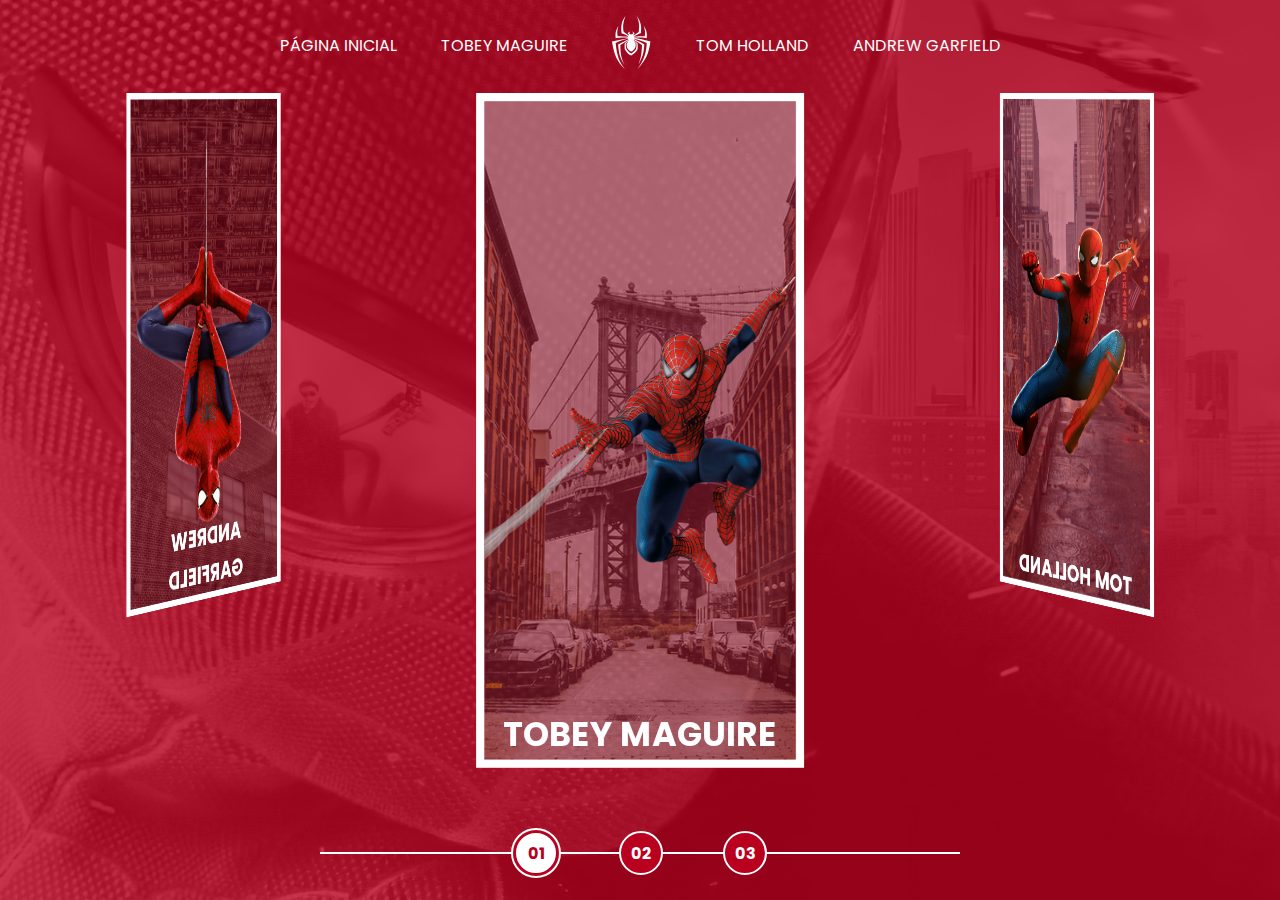
<file: index.html>
<!DOCTYPE html>
<html lang="en">
<head>
    <meta charset="UTF-8">
    <meta name="viewport" content="width=device-width, initial-scale=1.0">
    <title>Spider-Man | Multiversos</title>
    <link rel="stylesheet" href="assets/css/home_page-styles.css">
    <script src="assets/scripts/script.js"></script>
</head>
<body>
    <nav class="s-menu">
        <ul>
            <li class="s-menu__item">
                <a href="/">Página inicial</a>
            </li>

            <li class="s-menu__item">
                <a href="#">Tobey Maguire</a>
            </li>

            <li class="s-menu__item s-menu__icon">
                <img src="assets/images/icons/spider.svg" alt="Spider-Man Multiverse">
            </li>

            <li class="s-menu__item">
                <a href="#">Tom Holland</a>
            </li>

            <li class="s-menu__item">
                <a href="#">Andrew Garfield</a>
            </li>
        </ul>
    </nav>
    <div class="s-container">
        <div class="s-cards-carousel" style="transform: translateZ(-40vw) rotateY(0deg);">
            <a href="pages/tobey-maguire/spiderman1.html" target="_blank" class="s-card" id="spider-man-01">
                <img class="s-card__background" src="/assets/images/pic-sm-bg-01.jpg">
                <img class="s-card__image" src="assets/images/spider-man-01.png" alt="Tobey Maguire">
                <h2 class="s-card__title">Tobey Maguire</h2>
            </a>
            <a href="pages/tom-holland/spiderman1.html" target="_blank" class="s-card" id="spider-man-02">
                <img class="s-card__background" src="/assets/images/pic-sm-bg-02.jpg">
                <img class="s-card__image" src="assets/images/spider-man-02.png" alt="Tom Holland">
                <h2 class="s-card__title">Tom Holland</h2>
            </a>
            <a href="pages/andrew-garfield/spiderman1.html" target="_blank" class="s-card" id="spider-man-03">
                <img class="s-card__background" src="/assets/images/pic-sm-bg-03.jpg">
                <img class="s-card__image" src="assets/images/spider-man-03.png" alt="Andrew Garfield">
                <h2 class="s-card__title">Andrew Garfield</h2>
            </a>
        </div>
    </div>

    <div class="s-controller">
        <div id="1" onclick="selectCarouselItem(this)" class="s-controller__button s-controller__button--active"> 
            01
        </div>
        <div id="2" onclick="selectCarouselItem(this)" class="s-controller__button"> 
            02
        </div>  
        <div id="3" onclick="selectCarouselItem(this)" class="s-controller__button"> 
            03
        </div>
        <div class="s-controller__line"></div>
    </div>
</body>
</html>
</file>
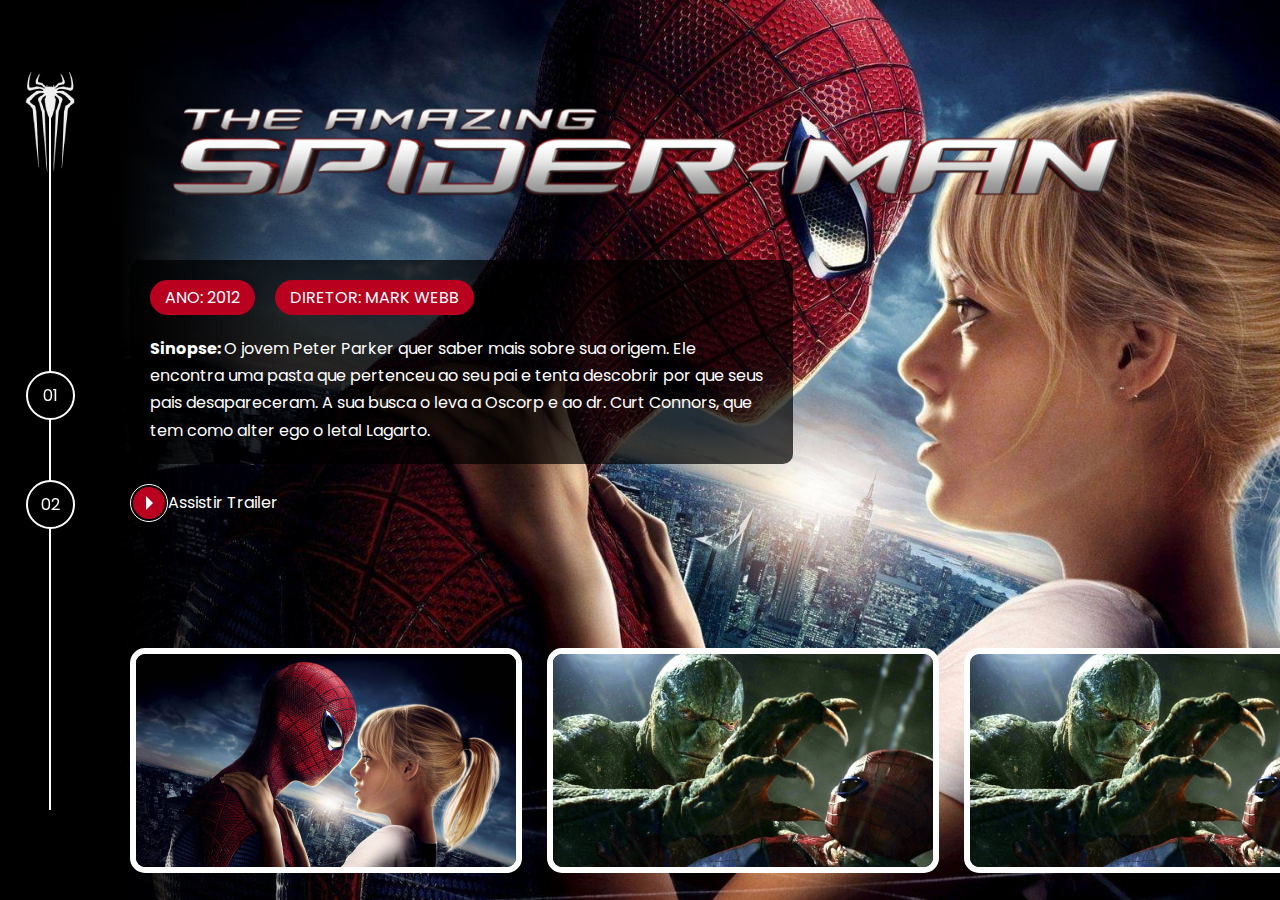
<file: pages/andrew-garfield/spiderman1.html>
<!DOCTYPE html>
<html lang="en">
<head>
    <meta charset="UTF-8">
    <meta name="viewport" content="width=device-width, initial-scale=1.0">
    <title>Multiverso | SpiderMan</title>
    <link rel="stylesheet" href="/assets/css/internal.css">
    <link rel="stylesheet"  href="https://cdn.jsdelivr.net/npm/@fancyapps/ui@4.0/dist/fancybox.css"/>
</head>
<body>
    <div class="s-wrapper">
        <div class="s-left-column">
            <nav class="navigator">
                <div class="navigator__icon">
                    <a href="../../index.html">
                        <img src="../../assets/images/icons/spiderman1-andrew.png">
                    </a>
                </div>
                <ul>
                    <li><a href="spiderman1.html">01</a></li>
                    <li><a href="spiderman2.html">02</a></li>
                </ul>
            </nav>
        </div>  

        <div class="s-main-content s-piderman-andrew-1">
            <div class="s-main-content__top">
                <div class="s-logo">
                    <img src="../../assets/images/spiderman-andrew/movie-01/logo.png" alt="SpiderMan (2012)" title="SpiderMan (2012)">
                </div>

                <div class="s-description">
                    <div class="pills">
                        <ul>
                            <li>Ano: 2012</li>
                            <li>Diretor: Mark Webb</li>
                        </ul>
                    </div>

                    <div class="s-description__text">
                      <p><strong>Sinopse: </strong>O jovem Peter Parker quer saber mais sobre sua origem. Ele encontra uma pasta que pertenceu ao seu pai e tenta descobrir por que seus pais desapareceram. A sua busca o leva a Oscorp e ao dr. Curt Connors, que tem como alter ego o letal Lagarto.</p>
                    </div>
                </div>

                <div class="s-links" >
                    <ul>
                        <li>
                            <a href="https://www.youtube.com/watch?v=-tnxzJ0SSOw" class="link-button" target="_blank">
                            <span class="icon">
                                <div class="play-icon">&nbsp;</div>
                            </span>
                            <span class="label">
                                Assistir Trailer
                            </span>
                            </a>
                        </li>
                    </ul>
                </div>

            </div>

            <div class="s-main-content__bottom">
                <div class="gallery">
                    <ul>
                        <li><a data-fancybox href="../../assets/images/spiderman-andrew/movie-01/gallery/image-01.png"><img src="../../assets/images/spiderman-andrew/movie-01/gallery/image-01.png"></a></li>
                        <li><a data-fancybox href="../../assets/images/spiderman-andrew/movie-01/gallery/image-02.png"><img src="../../assets/images/spiderman-andrew/movie-01/gallery/image-02.png"></a></li>
                        <li><a data-fancybox href="../../assets/images/spiderman-andrew/movie-01/gallery/image-03.png"><img src="../../assets/images/spiderman-andrew/movie-01/gallery/image-02.png"></a></li>
                    </ul>
                </div>
            </div>
        </div>
    </div>
    <script src="https://cdn.jsdelivr.net/npm/@fancyapps/ui@4.0/dist/fancybox.umd.js"></script>
    <script>

    </script>
</body>
</html>
</file>
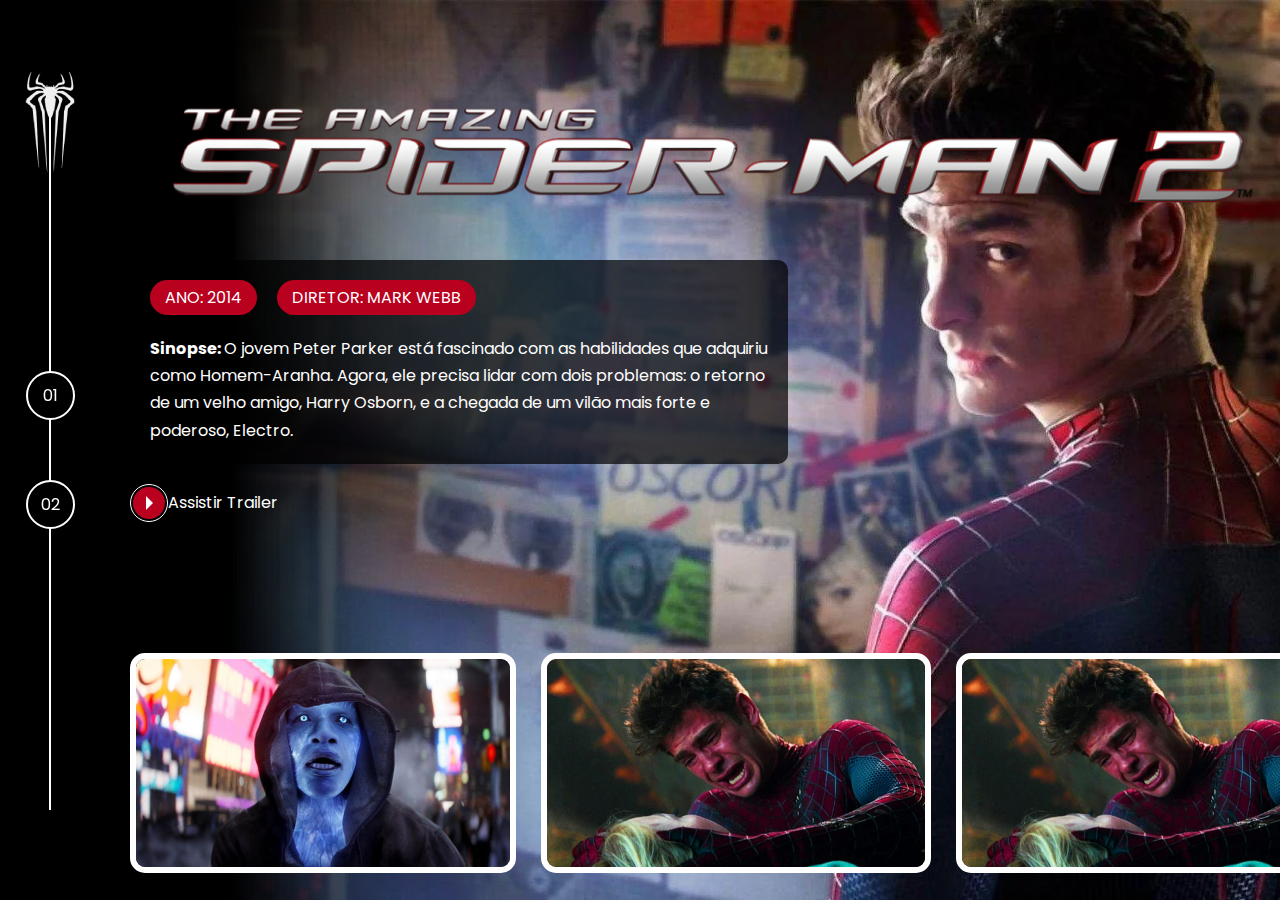
<file: pages/andrew-garfield/spiderman2.html>
<!DOCTYPE html>
<html lang="en">
<head>
    <meta charset="UTF-8">
    <meta name="viewport" content="width=device-width, initial-scale=1.0">
    <title>Multiverso | SpiderMan</title>
    <link rel="stylesheet" href="/assets/css/internal.css">
    <link rel="stylesheet"  href="https://cdn.jsdelivr.net/npm/@fancyapps/ui@4.0/dist/fancybox.css"/>
</head>
<body>
    <div class="s-wrapper">
        <div class="s-left-column">
            <nav class="navigator">
                <div class="navigator__icon">
                    <a href="../../index.html">
                        <img src="../../assets/images/icons/spiderman1-andrew.png">
                    </a>
                </div>
                <ul>
                    <li><a href="spiderman1.html">01</a></li>
                    <li><a href="spiderman2.html">02</a></li>
                </ul>
            </nav>
        </div>  

        <div class="s-main-content s-piderman-andrew-2">
            <div class="s-main-content__top">
                <div class="s-logo">
                    <img src="../../assets/images/spiderman-andrew/movie-02/logo.png" alt="SpiderMan (2012)" title="SpiderMan (2012)">
                </div>

                <div class="s-description">
                    <div class="pills">
                        <ul>
                            <li>Ano: 2014</li>
                            <li>Diretor: Mark Webb</li>
                        </ul>
                    </div>

                    <div class="s-description__text">
                      <p><strong>Sinopse: </strong>O jovem Peter Parker está fascinado com as habilidades que adquiriu como Homem-Aranha. Agora, ele precisa lidar com dois problemas: o retorno de um velho amigo, Harry Osborn, e a chegada de um vilão mais forte e poderoso, Electro.</p>
                    </div>
                </div>

                <div class="s-links" >
                    <ul>
                        <li>
                            <a href="https://www.youtube.com/watch?v=nbp3Ra3Yp74" class="link-button" target="_blank">
                            <span class="icon">
                                <div class="play-icon">&nbsp;</div>
                            </span>
                            <span class="label">
                                Assistir Trailer
                            </span>
                            </a>
                        </li>
                    </ul>
                </div>

            </div>

            <div class="s-main-content__bottom">
                <div class="gallery">
                    <ul>
                        <li><a data-fancybox href="../../assets/images/spiderman-andrew/movie-02/gallery/image-01.png"><img src="../../assets/images/spiderman-andrew/movie-02/gallery/image-01.png"></a></li>
                        <li><a data-fancybox href="../../assets/images/spiderman-andrew/movie-02/gallery/image-02.png"><img src="../../assets/images/spiderman-andrew/movie-02/gallery/image-02.png"></a></li>
                        <li><a data-fancybox href="../../assets/images/spiderman-andrew/movie-02/gallery/image-03.png"><img src="../../assets/images/spiderman-andrew/movie-02/gallery/image-02.png"></a></li>
                    </ul>
                </div>
            </div>
        </div>
    </div>
    <script src="https://cdn.jsdelivr.net/npm/@fancyapps/ui@4.0/dist/fancybox.umd.js"></script>
    <script>

    </script>
</body>
</html>
</file>
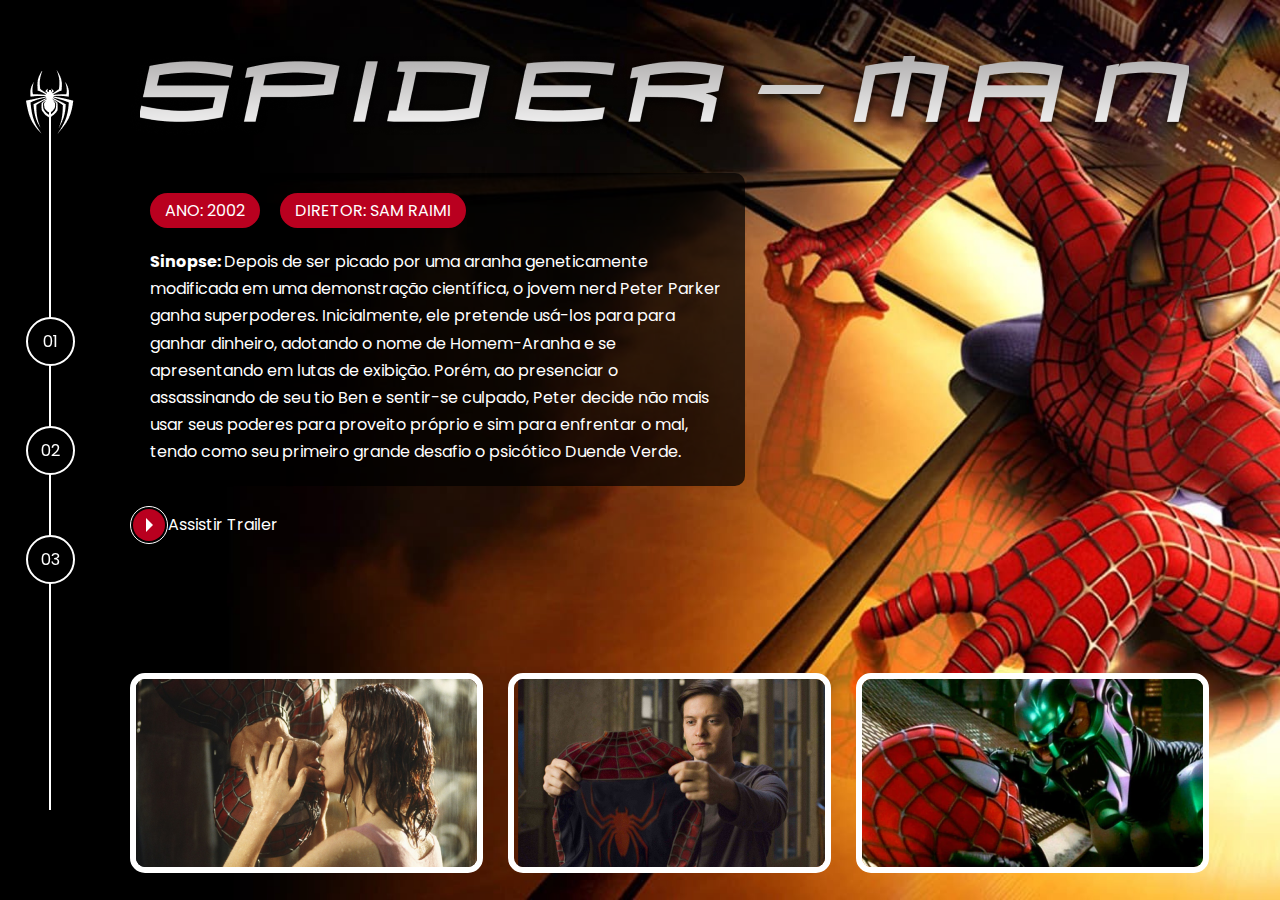
<file: pages/tobey-maguire/spiderman1.html>
<!DOCTYPE html>
<html lang="en">
<head>
    <meta charset="UTF-8">
    <meta name="viewport" content="width=device-width, initial-scale=1.0">
    <title>Multiverso | SpiderMan</title>
    <link rel="stylesheet" href="/assets/css/internal.css">
    <link rel="stylesheet"  href="https://cdn.jsdelivr.net/npm/@fancyapps/ui@4.0/dist/fancybox.css"/>
</head>
<body>
    <div class="s-wrapper s-spiderman-01-01">
        <div class="s-left-column">
            <nav class="navigator">
                <div class="navigator__icon">
                    <a href="../../index.html">
                        <img src="../../assets/images/icons/spiderman1.png">
                    </a>
                </div>
                <ul>
                    <li><a href="spiderman1.html">01</a></li>
                    <li><a href="spiderman2.html">02</a></li>
                    <li><a href="spiderman3.html">03</a></li>
                </ul>
            </nav>
        </div>  

        <div class="s-main-content">
            <div class="s-main-content__top">
                <div class="s-logo">
                    <img src="../../assets/images/spiderman-tobey/movie-01/logo.png" alt="SpiderMan (2002)" title="SpiderMan (2002)">
                </div>

                <div class="s-description">
                    <div class="pills">
                        <ul>
                            <li>Ano: 2002</li>
                            <li>Diretor: Sam Raimi</li>
                        </ul>
                    </div>

                    <div class="s-description__text">
                      <p><strong>Sinopse: </strong>Depois de ser picado por uma aranha geneticamente modificada em uma demonstração científica, o jovem nerd Peter Parker ganha superpoderes.  Inicialmente, ele pretende usá-los para para ganhar dinheiro, adotando o nome de Homem-Aranha e se apresentando em lutas de exibição. Porém, ao presenciar o assassinando de seu tio Ben e sentir-se culpado, Peter decide não mais usar seus poderes para proveito próprio e sim para enfrentar o mal, tendo como seu primeiro grande desafio o psicótico Duende Verde.</p>
                    </div>
                </div>

                <div class="s-links" >
                    <ul>
                        <li>
                            <a href="https://www.youtube.com/watch?v=_yhFofFZGcc" class="link-button" target="_blank">
                            <span class="icon">
                                <div class="play-icon">&nbsp;</div>
                            </span>
                            <span class="label">
                                Assistir Trailer
                            </span>
                            </a>
                        </li>
                    </ul>
                </div>

            </div>

            <div class="s-main-content__bottom">
                <div class="gallery">
                    <ul>
                        <li><a data-fancybox href="../../assets/images/spiderman-tobey/movie-01/gallery/image-01-full.jpg"><img src="../../assets/images/spiderman-tobey/movie-01/gallery/image-01.png"></a></li>
                        <li><a data-fancybox href="../../assets/images/spiderman-tobey/movie-01/gallery/image-02-full.jpg"><img src="../../assets/images/spiderman-tobey/movie-01/gallery/image-02.png"></a></li>
                        <li><a data-fancybox href="../../assets/images/spiderman-tobey/movie-01/gallery/image-03-full.jpg"><img src="../../assets/images/spiderman-tobey/movie-01/gallery/image-03.png"></a></li>
                    </ul>
                </div>
            </div>
        </div>
    </div>
    <script src="https://cdn.jsdelivr.net/npm/@fancyapps/ui@4.0/dist/fancybox.umd.js"></script>
    <script>

    </script>
</body>
</html>
</file>
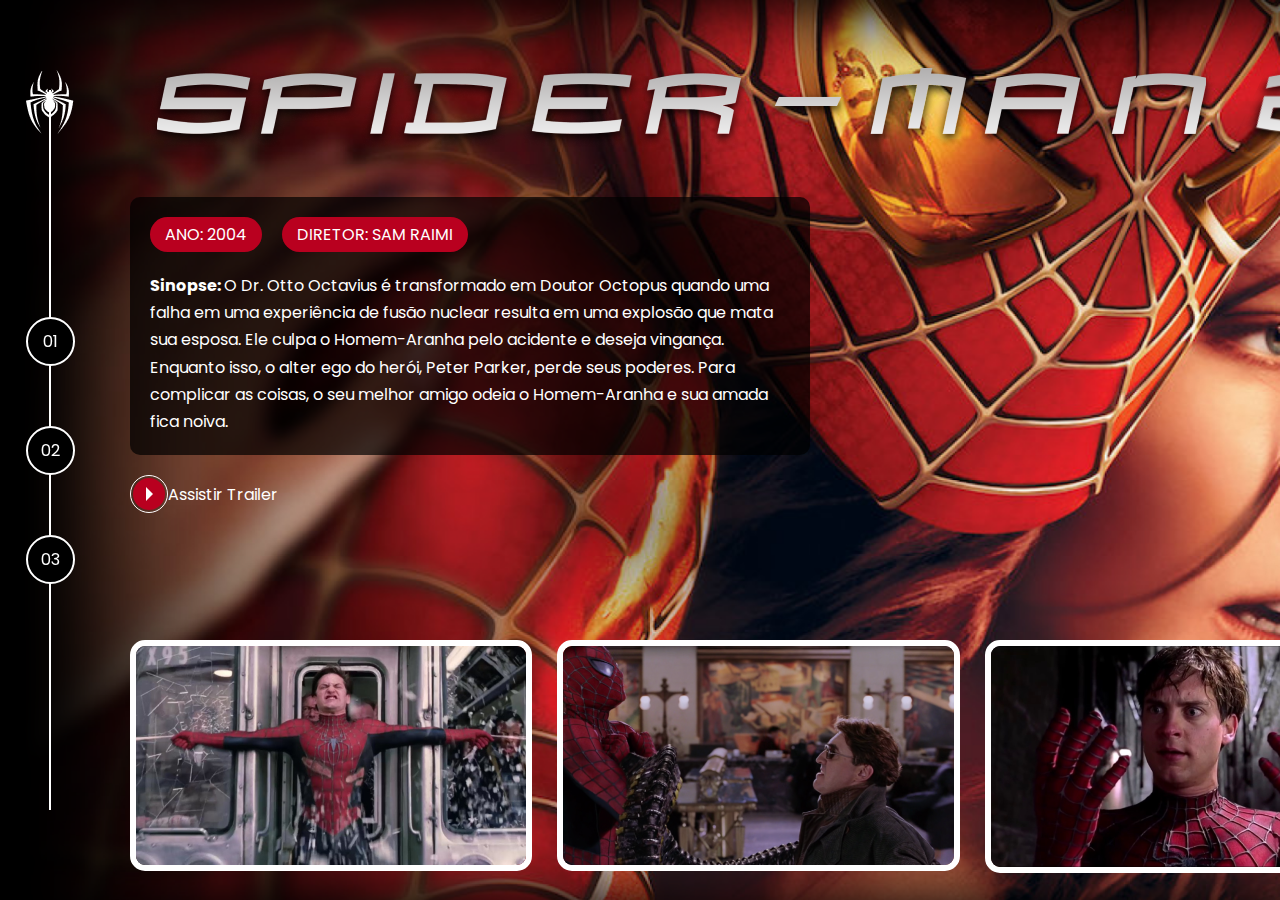
<file: pages/tobey-maguire/spiderman2.html>
<!DOCTYPE html>
<html lang="en">
<head>
    <meta charset="UTF-8">
    <meta name="viewport" content="width=device-width, initial-scale=1.0">
    <title>Multiverso | SpiderMan</title>
    <link rel="stylesheet" href="/assets/css/internal.css">
    <link rel="stylesheet"  href="https://cdn.jsdelivr.net/npm/@fancyapps/ui@4.0/dist/fancybox.css"/>
</head>
<body>
    <div class="s-wrapper">
        <div class="s-left-column">
            <nav class="navigator">
                <div class="navigator__icon">
                    <a href="../../index.html">
                        <img src="../../assets/images/icons/spiderman1.png">
                    </a>
                </div>
                <ul>
                    <li><a href="spiderman1.html">01</a></li>
                    <li><a href="spiderman2.html">02</a></li>
                    <li><a href="spiderman3.html">03</a></li>
                </ul>
            </nav>
        </div>  

        <div class="s-main-content s-spiderman-01-02">
            <div class="s-main-content__top">
                <div class="s-logo">
                    <img src="../../assets/images/spiderman-tobey/movie-02/logo.png" alt="SpiderMan (2004)" title="SpiderMan (2004)">
                </div>

                <div class="s-description">
                    <div class="pills">
                        <ul>
                            <li>Ano: 2004</li>
                            <li>Diretor: Sam Raimi</li>
                        </ul>
                    </div>

                    <div class="s-description__text">
                      <p><strong>Sinopse: </strong>O Dr. Otto Octavius é transformado em Doutor Octopus quando uma falha em uma experiência de fusão nuclear resulta em uma explosão que mata sua esposa. Ele culpa o Homem-Aranha pelo acidente e deseja vingança. Enquanto isso, o alter ego do herói, Peter Parker, perde seus poderes. Para complicar as coisas, o seu melhor amigo odeia o Homem-Aranha e sua amada fica noiva.</p>
                    </div>
                </div>

                <div class="s-links" >
                    <ul>
                        <li>
                            <a href="https://www.youtube.com/watch?v=1UAzz8ncM68" class="link-button" target="_blank">
                            <span class="icon">
                                <div class="play-icon">&nbsp;</div>
                            </span>
                            <span class="label">
                                Assistir Trailer
                            </span>
                            </a>
                        </li>
                    </ul>
                </div>

            </div>

            <div class="s-main-content__bottom">
                <div class="gallery">
                    <ul>
                        <li><a data-fancybox href="../../assets/images/spiderman-tobey/movie-02/gallery/image-01-full.jpg"><img src="../../assets/images/spiderman-tobey/movie-02/gallery/image-01.png"></a></li>
                        <li><a data-fancybox href="../../assets/images/spiderman-tobey/movie-02/gallery/image-02-full.jpg"><img src="../../assets/images/spiderman-tobey/movie-02/gallery/image-02.png"></a></li>
                        <li><a data-fancybox href="../../assets/images/spiderman-tobey/movie-02/gallery/image-03-full.jpg"><img src="../../assets/images/spiderman-tobey/movie-02/gallery/image-03.png"></a></li>
                    </ul>
                </div>
            </div>
        </div>
    </div>
    <script src="https://cdn.jsdelivr.net/npm/@fancyapps/ui@4.0/dist/fancybox.umd.js"></script>
    <script>

    </script>
</body>
</html>
</file>
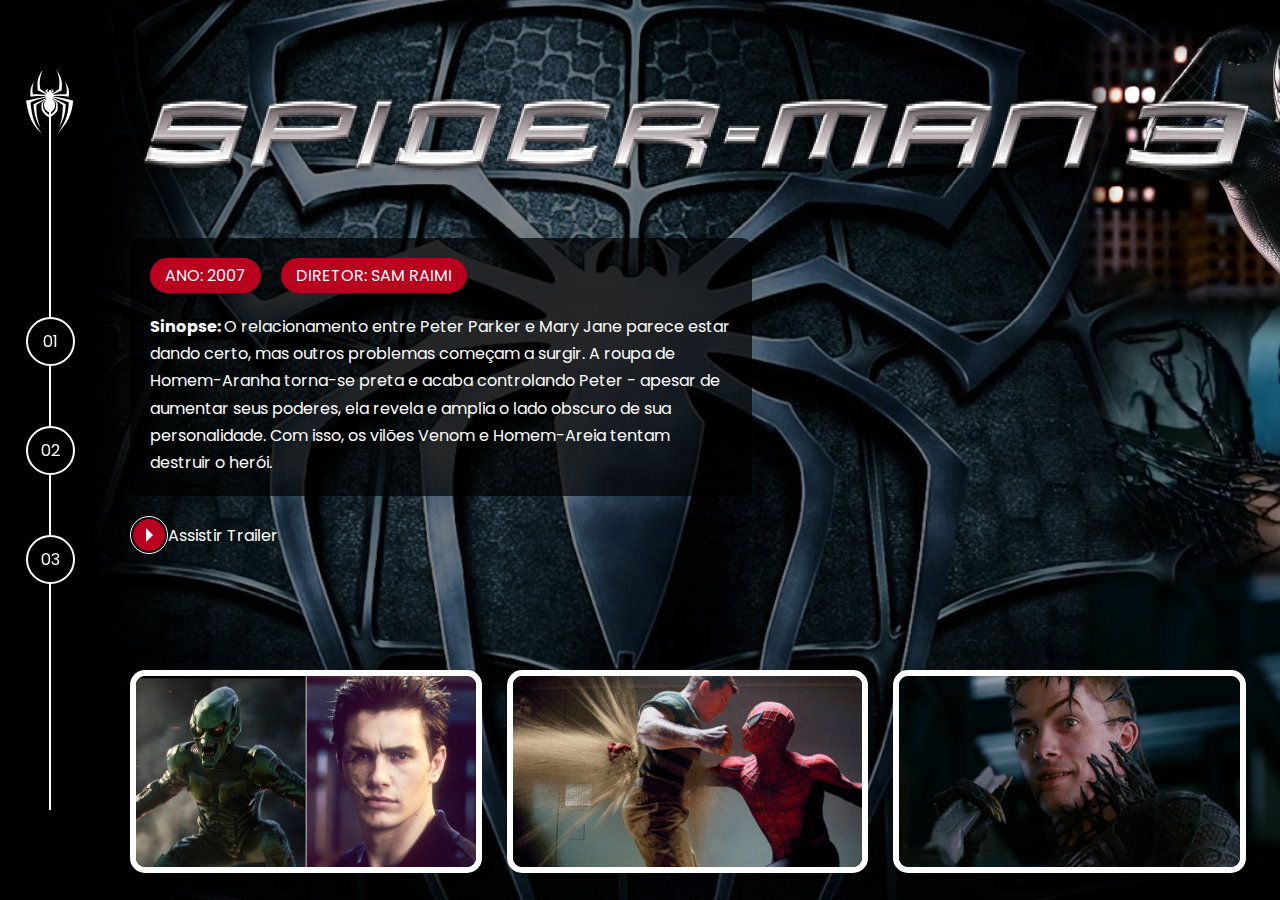
<file: pages/tobey-maguire/spiderman3.html>
<!DOCTYPE html>
<html lang="en">
<head>
    <meta charset="UTF-8">
    <meta name="viewport" content="width=device-width, initial-scale=1.0">
    <title>Multiverso | SpiderMan</title>
    <link rel="stylesheet" href="/assets/css/internal.css">
    <link rel="stylesheet"  href="https://cdn.jsdelivr.net/npm/@fancyapps/ui@4.0/dist/fancybox.css"/>
</head>
<body>
    <div class="s-wrapper">
        <div class="s-left-column">
            <nav class="navigator">
                <div class="navigator__icon">
                    <a href="../../index.html">
                        <img src="../../assets/images/icons/spiderman1.png">
                    </a>
                </div>
                <ul>
                    <li><a href="spiderman1.html">01</a></li>
                    <li><a href="spiderman2.html">02</a></li>
                    <li><a href="spiderman3.html">03</a></li>
                </ul>
            </nav>
        </div>  

        <div class="s-main-content s-spiderman-01-03">
            <div class="s-main-content__top">
                <div class="s-logo">
                    <img src="../../assets/images/spiderman-tobey/movie-03/logo.png" alt="SpiderMan (2007)" title="SpiderMan (2007)">
                </div>

                <div class="s-description">
                    <div class="pills">
                        <ul>
                            <li>Ano: 2007</li>
                            <li>Diretor: Sam Raimi</li>
                        </ul>
                    </div>

                    <div class="s-description__text">
                      <p><strong>Sinopse: </strong>O relacionamento entre Peter Parker e Mary Jane parece estar dando certo, mas outros problemas começam a surgir. A roupa de Homem-Aranha torna-se preta e acaba controlando Peter - apesar de aumentar seus poderes, ela revela e amplia o lado obscuro de sua personalidade. Com isso, os vilões Venom e Homem-Areia tentam destruir o herói.</p>
                    </div>
                </div>

                <div class="s-links" >
                    <ul>
                        <li>
                            <a href="https://www.youtube.com/watch?v=wPosLpgMtTY" class="link-button" target="_blank">
                            <span class="icon">
                                <div class="play-icon">&nbsp;</div>
                            </span>
                            <span class="label">
                                Assistir Trailer
                            </span>
                            </a>
                        </li>
                    </ul>
                </div>

            </div>

            <div class="s-main-content__bottom">
                <div class="gallery">
                    <ul>
                        <li><a data-fancybox href="../../assets/images/spiderman-tobey/movie-03/gallery/image-01-full.jpg"><img src="../../assets/images/spiderman-tobey/movie-03/gallery/image-01.png"></a></li>
                        <li><a data-fancybox href="../../assets/images/spiderman-tobey/movie-03/gallery/image-02-full.jpg"><img src="../../assets/images/spiderman-tobey/movie-03/gallery/image-02.png"></a></li>
                        <li><a data-fancybox href="../../assets/images/spiderman-tobey/movie-03/gallery/image-03-full.jpg"><img src="../../assets/images/spiderman-tobey/movie-03/gallery/image-03.png"></a></li>
                    </ul>
                </div>
            </div>
        </div>
    </div>
    <script src="https://cdn.jsdelivr.net/npm/@fancyapps/ui@4.0/dist/fancybox.umd.js"></script>
    <script>

    </script>
</body>
</html>
</file>
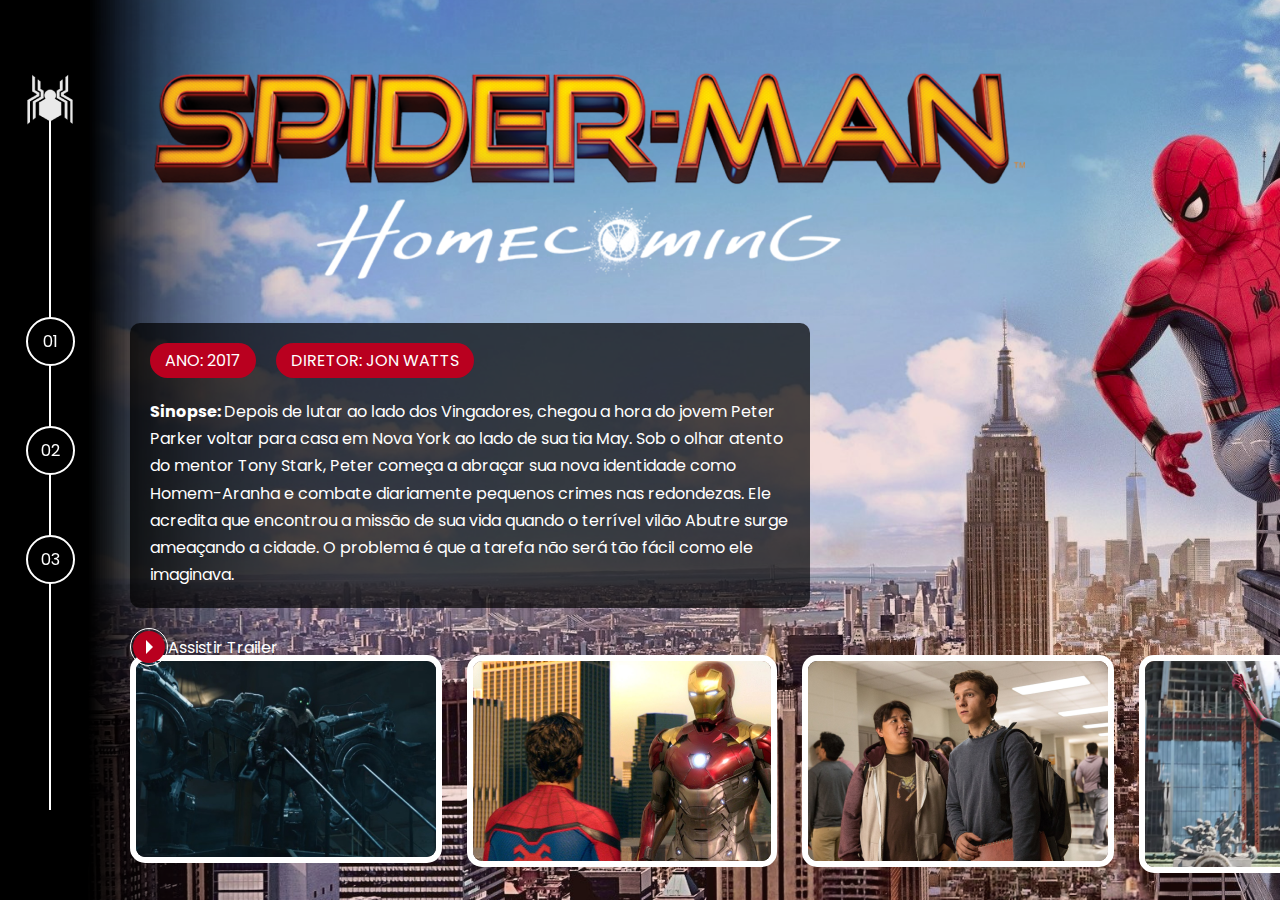
<file: pages/tom-holland/spiderman1.html>
<!DOCTYPE html>
<html lang="en">
<head>
    <meta charset="UTF-8">
    <meta name="viewport" content="width=device-width, initial-scale=1.0">
    <title>Multiverso | SpiderMan</title>
    <link rel="stylesheet" href="/assets/css/internal.css">
    <link rel="stylesheet"  href="https://cdn.jsdelivr.net/npm/@fancyapps/ui@4.0/dist/fancybox.css"/>
</head>
<body>
    <div class="s-wrapper">
        <div class="s-left-column">
            <nav class="navigator">
                <div class="navigator__icon">
                    <a href="../../index.html">
                        <img src="../../assets/images/icons/spiderman1-tom.png">
                    </a>
                </div>
                <ul>
                    <li><a href="spiderman1.html">01</a></li>
                    <li><a href="spiderman2.html">02</a></li>
                    <li><a href="spiderman3.html">03</a></li>
                </ul>
            </nav>
        </div>  

        <div class="s-main-content s-spiderman-tom-1">
            <div class="s-main-content__top">
                <div class="s-logo">
                    <img src="../../assets/images/spiderman-tom/movie-01/logo.png" alt="SpiderMan (2017)" title="SpiderMan (2017)">
                </div>

                <div class="s-description">
                    <div class="pills">
                        <ul>
                            <li>Ano: 2017</li>
                            <li>Diretor: Jon Watts</li>
                        </ul>
                    </div>

                    <div class="s-description__text">
                      <p><strong>Sinopse: </strong>Depois de lutar ao lado dos Vingadores, chegou a hora do jovem Peter Parker voltar para casa em Nova York ao lado de sua tia May. Sob o olhar atento do mentor Tony Stark, Peter começa a abraçar sua nova identidade como Homem-Aranha e combate diariamente pequenos crimes nas redondezas. Ele acredita que encontrou a missão de sua vida quando o terrível vilão Abutre surge ameaçando a cidade. O problema é que a tarefa não será tão fácil como ele imaginava.</p>
                    </div>
                </div>

                <div class="s-links" >
                    <ul>
                        <li>
                            <a href="https://www.youtube.com/watch?v=rk-dF1lIbIg" class="link-button" target="_blank">
                            <span class="icon">
                                <div class="play-icon">&nbsp;</div>
                            </span>
                            <span class="label">
                                Assistir Trailer
                            </span>
                            </a>
                        </li>
                    </ul>
                </div>

            </div>

            <div class="s-main-content__bottom">
                <div class="gallery">
                    <ul>
                        <li><a data-fancybox href="../../assets/images/spiderman-tom/movie-01/gallery/image-01.png"><img src="../../assets/images/spiderman-tom/movie-01/gallery/image-01.png"></a></li>
                        <li><a data-fancybox href="../../assets/images/spiderman-tom/movie-01/gallery/image-02-full.jpg"><img src="../../assets/images/spiderman-tom/movie-01/gallery/image-02.png"></a></li>
                        <li><a data-fancybox href="../../assets/images/spiderman-tom/movie-01/gallery/image-03-full.jpg"><img src="../../assets/images/spiderman-tom/movie-01/gallery/image-03.png"></a></li>
                        <li><a data-fancybox href="../../assets/images/spiderman-tom/movie-01/gallery/image-04-full.jpg"><img src="../../assets/images/spiderman-tom/movie-01/gallery/image-04.png"></a></li>
                    </ul>
                </div>
            </div>
        </div>
    </div>
    <script src="https://cdn.jsdelivr.net/npm/@fancyapps/ui@4.0/dist/fancybox.umd.js"></script>
    <script>

    </script>
</body>
</html>
</file>
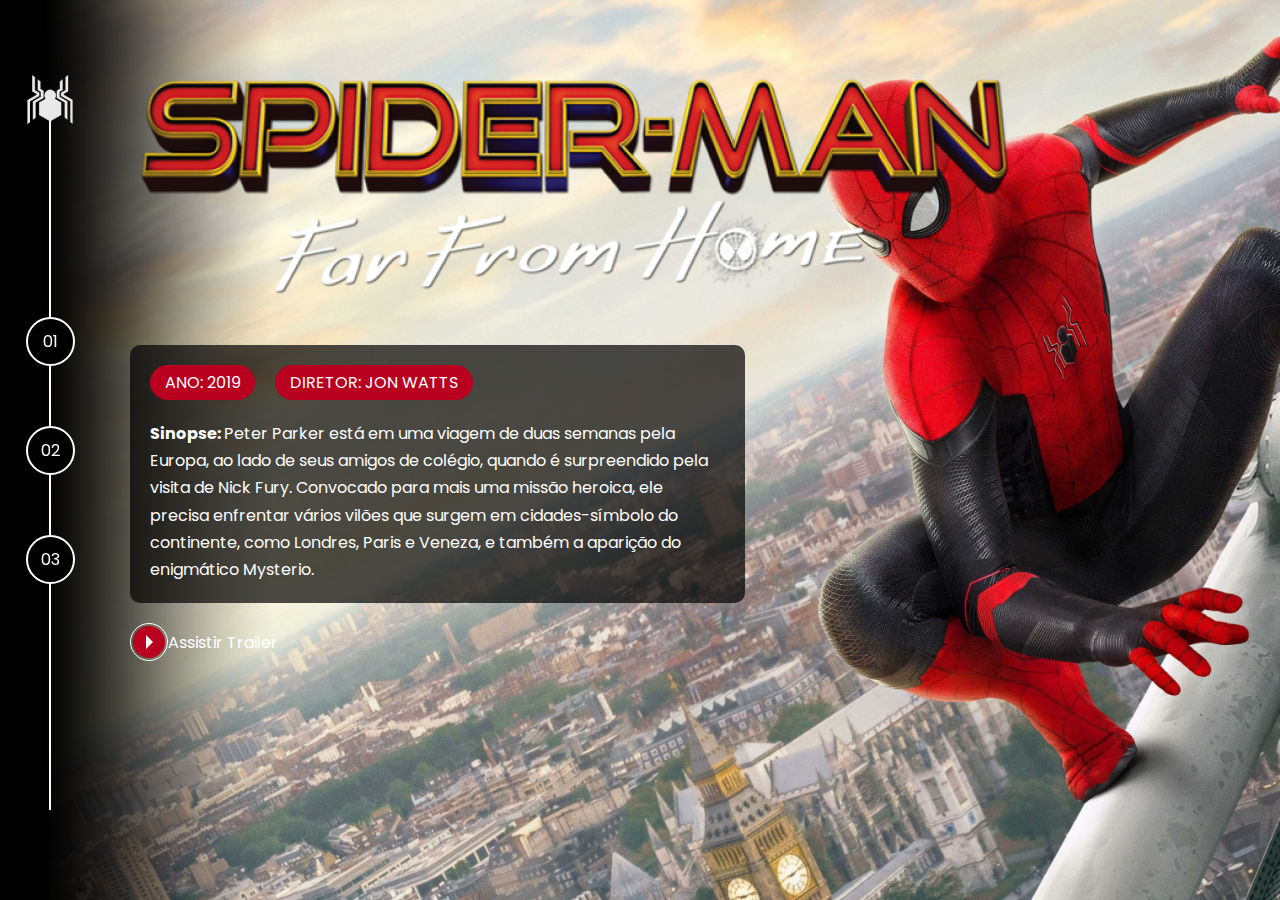
<file: pages/tom-holland/spiderman2.html>
<!DOCTYPE html>
<html lang="en">
<head>
    <meta charset="UTF-8">
    <meta name="viewport" content="width=device-width, initial-scale=1.0">
    <title>Multiverso | SpiderMan</title>
    <link rel="stylesheet" href="/assets/css/internal.css">
    <link rel="stylesheet"  href="https://cdn.jsdelivr.net/npm/@fancyapps/ui@4.0/dist/fancybox.css"/>
</head>
<body>
    <div class="s-wrapper">
        <div class="s-left-column">
            <nav class="navigator">
                <div class="navigator__icon">
                    <a href="../../index.html">
                        <img src="../../assets/images/icons/spiderman1-tom.png">
                    </a>
                </div>
                <ul>
                    <li><a href="spiderman1.html">01</a></li>
                    <li><a href="spiderman2.html">02</a></li>
                    <li><a href="spiderman3.html">03</a></li>
                </ul>
            </nav>
        </div>  

        <div class="s-main-content s-spiderman-tom-2">
            <div class="s-main-content__top">
                <div class="s-logo">
                    <img src="../../assets/images/spiderman-tom/movie-02/logo.png" alt="SpiderMan (2019)" title="SpiderMan (2019)">
                </div>

                <div class="s-description">
                    <div class="pills">
                        <ul>
                            <li>Ano: 2019</li>
                            <li>Diretor: Jon Watts</li>
                        </ul>
                    </div>

                    <div class="s-description__text">
                      <p><strong>Sinopse: </strong>Peter Parker está em uma viagem de duas semanas pela Europa, ao lado de seus amigos de colégio, quando é surpreendido pela visita de Nick Fury. Convocado para mais uma missão heroica, ele precisa enfrentar vários vilões que surgem em cidades-símbolo do continente, como Londres, Paris e Veneza, e também a aparição do enigmático Mysterio.</p>
                    </div>
                </div>

                <div class="s-links" >
                    <ul>
                        <li>
                            <a href="https://www.youtube.com/watch?v=Nt9L1jCKGnE" class="link-button" target="_blank">
                            <span class="icon">
                                <div class="play-icon">&nbsp;</div>
                            </span>
                            <span class="label">
                                Assistir Trailer
                            </span>
                            </a>
                        </li>
                    </ul>
                </div>

            </div>

            <div class="s-main-content__bottom">

            </div>
        </div>
    </div>
    <script src="https://cdn.jsdelivr.net/npm/@fancyapps/ui@4.0/dist/fancybox.umd.js"></script>
    <script>

    </script>
</body>
</html>
</file>
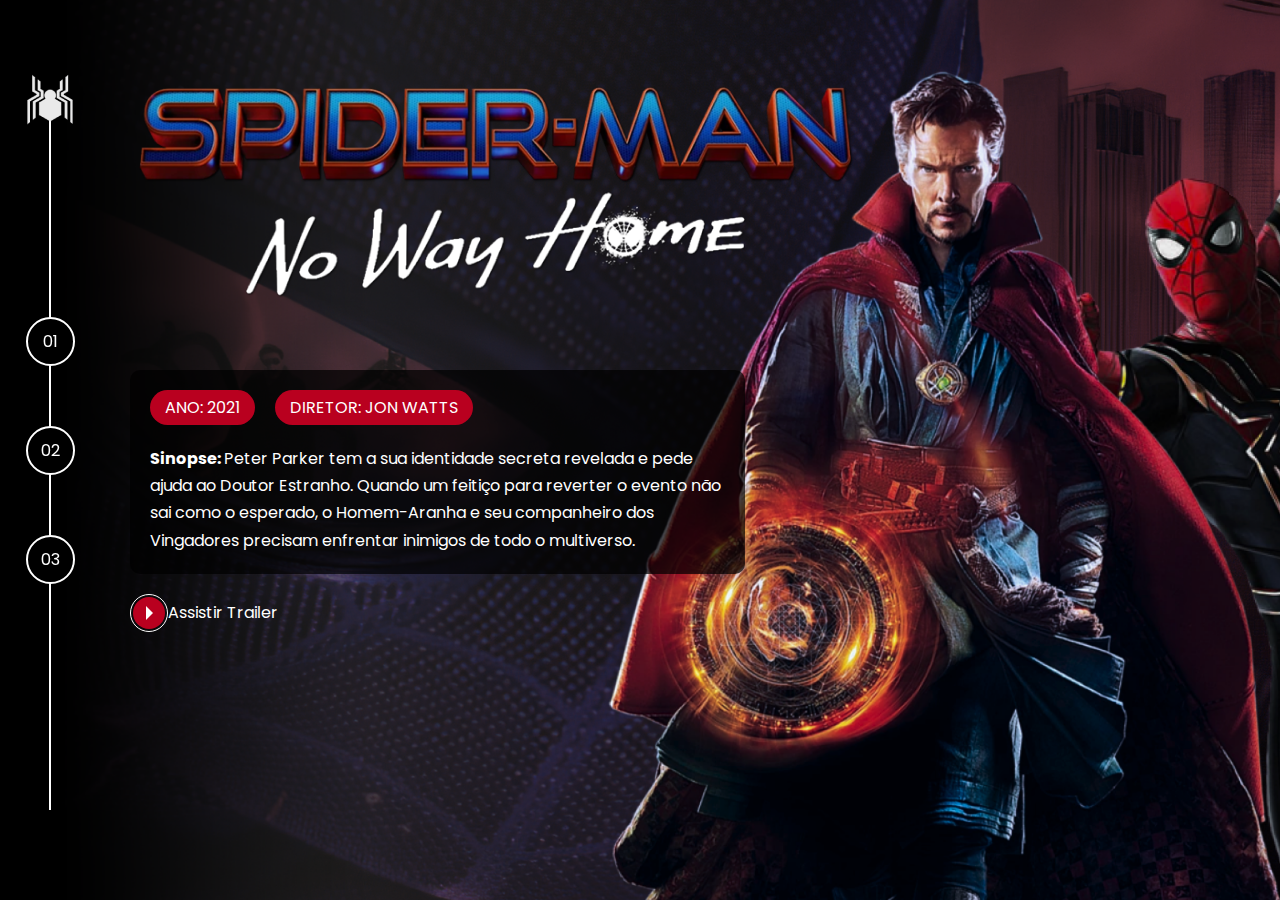
<file: pages/tom-holland/spiderman3.html>
<!DOCTYPE html>
<html lang="en">
<head>
    <meta charset="UTF-8">
    <meta name="viewport" content="width=device-width, initial-scale=1.0">
    <title>Multiverso | SpiderMan</title>
    <link rel="stylesheet" href="/assets/css/internal.css">
    <link rel="stylesheet"  href="https://cdn.jsdelivr.net/npm/@fancyapps/ui@4.0/dist/fancybox.css"/>
</head>
<body>
    <div class="s-wrapper">
        <div class="s-left-column">
            <nav class="navigator">
                <div class="navigator__icon">
                    <a href="../../index.html">
                        <img src="../../assets/images/icons/spiderman1-tom.png">
                    </a>
                </div>
                <ul>
                    <li><a href="spiderman1.html">01</a></li>
                    <li><a href="spiderman2.html">02</a></li>
                    <li><a href="spiderman3.html">03</a></li>
                </ul>
            </nav>
        </div>  

        <div class="s-main-content s-spiderman-tom-3">
            <div class="s-main-content__top">
                <div class="s-logo">
                    <img src="../../assets/images/spiderman-tom/movie-03/logo.png" alt="SpiderMan (2021)" title="SpiderMan (2021)">
                </div>

                <div class="s-description">
                    <div class="pills">
                        <ul>
                            <li>Ano: 2021</li>
                            <li>Diretor: Jon Watts</li>
                        </ul>
                    </div>

                    <div class="s-description__text">
                      <p><strong>Sinopse: </strong>Peter Parker tem a sua identidade secreta revelada e pede ajuda ao Doutor Estranho. Quando um feitiço para reverter o evento não sai como o esperado, o Homem-Aranha e seu companheiro dos Vingadores precisam enfrentar inimigos de todo o multiverso.</p>
                    </div>
                </div>

                <div class="s-links" >
                    <ul>
                        <li>
                            <a href="https://www.youtube.com/watch?v=JfVOs4VSpmA" class="link-button" target="_blank">
                            <span class="icon">
                                <div class="play-icon">&nbsp;</div>
                            </span>
                            <span class="label">
                                Assistir Trailer
                            </span>
                            </a>
                        </li>
                    </ul>
                </div>

            </div>

            <div class="s-main-content__bottom">

            </div>
        </div>
    </div>
    <script src="https://cdn.jsdelivr.net/npm/@fancyapps/ui@4.0/dist/fancybox.umd.js"></script>
    <script>

    </script>
</body>
</html>
</file>
<file: assets/css/home_page-styles.css>
@import url('/assets/css/reset.css');
@import url('/assets/css/global.css');


body {
    background-color: var(--primary-color);
}

body::before {
    content: "";
    background-image: url('/assets/images/spider-man-background.jpg');
    background-repeat: no-repeat;
    background-position: center;
    background-size: cover;
    width: 100%;
    height: 100%;
    position: absolute;
    opacity: 0.2;
    transition: background-image 1s ease-in-out, opacity 1s ease-in-out;
}

.s-menu {
    padding: 1rem 0;
    width: 100%;
    text-align: center;
    position: relative;
}

.s-menu__item {
    display: inline-block;
    text-transform: uppercase;
    margin: 0 1.25rem;
}

.s-menu__icon {
    width: 2.5rem;
    margin: 0 1.25rem;
    vertical-align: middle;
}

.s-container {
    position: relative;
    display: flex;
    align-items: center;
    justify-content: space-evenly;
    perspective: 3000px;
}

.s-card {
    border: 0.5rem solid white;
    width: 100%;
    height: 70vh;
    position: absolute;
    transition: filter 0.5s ease-in-out;
}

.s-card:nth-child(1) {
    transform: rotateY(0deg) translateZ(50vw);
}

.s-card:nth-child(2) {
    transform: rotateY(120deg) translateZ(50vw);
}

.s-card:nth-child(3) {
    transform: rotateY(240deg) translateZ(50vw);
}

.s-card__background {
    width: 100%;
    height: 100%;
    object-fit: cover;
    position: absolute;
    opacity: 0.5;
    transition: 0.5s ease-in-out;
}

.s-card__image {
    width: 100%;
    height: 100%;
    object-fit: contain;
    position: relative;
    transition: 0.5s ease-in-out;
}

.s-card__title {
    font-size: 2rem;
    text-transform: uppercase;
    text-align: center;
    position: absolute;
    width: 100%;
    bottom: 0;
    transition: bottom 0.5s ease-in-out;
}

.s-controller {
    position: absolute;
    display: flex;
    justify-content: center;
    align-items: center;
    margin-top: 3rem;
    bottom: 1.5rem;
    width: 100%;
}

.s-controller__button {
    display: flex;
    align-items: center;
    justify-content: center;
    width: 2.5rem;
    height: 2.5rem;
    border: 2px solid white;
    border-radius: 50%;
    background-color: var(--primary-color);
    text-align: center;
    font-size: 1rem;
    font-weight: bold;
    cursor: pointer;
    z-index: 1;
    transition: transform 0.3s ease-in-out;
}

.s-controller__button:hover {
    transform: scale(1.1);
}

.s-controller__button:nth-child(2) {
    margin: 0 3.75rem;
}

.s-controller__button--active {
    background-color: white;
    color: var(--primary-color);
    border: 0.1875rem solid var(--primary-color);
    outline: 0.125rem solid white;
}

.s-controller__line {
    background-color: white;
    width: 50%;
    height: 2px;
    position: absolute;

}

/* Hover Animation */

.s-card--hovered .s-card__background {
    cursor: pointer;
    opacity: 0;
}

.s-card--hovered .s-card__image {
    transform: scale(1.4);
    filter: drop-shadow(30px 10px 4px rgba(0, 0, 0, .5));
}

body#spider-man-01-hovered::before {
    background-image: url(/assets/images/pic-sm-bg-01.jpg);
}

body#spider-man-02-hovered::before {
    background-image: url(/assets/images/pic-sm-bg-02.jpg);
}

body#spider-man-03-hovered::before {
    background-image: url(/assets/images/pic-sm-bg-03.jpg);
}

body[id^="spider-man-"]::before {
    opacity: 1;
}


body[id^="spider-man-"] .s-card:not(.s-card--hovered) {
    filter: grayscale(100%);
}

.s-card--hovered .s-card__title {
    bottom: 50%;
}

.s-cards-carousel {
    display: flex;
    justify-content: center;
    width: calc(100vw / 3 - 10%);
    transform-style: preserve-3d;
    transition: transform 0.4s ease-in;
}
</file>
<file: assets/css/internal.css>
@import url(reset.css);
@import url(global.css);
@import url(components/_navigator.css);
@import url(components/_pills.css);
@import url(components/_link-button.css);
@import url(components/_gallery.css);

.s-wrapper {
    display: flex;
    height: 100vh;
    flex-flow: row nowrap;
    background-color: blue;
}

.s-wrapper video {
    position: fixed;
    width: 100%;
}

.s-wrapper .s-left-column {
    width: 100px;
    height: 100%;
    display: flex;
    justify-content: center;
    align-items: center;
    position: fixed;
    padding-right: 50px;
    left: 0;
    top: 0;
    z-index: 1;
}


.s-wrapper .s-main-content {
    height: 100%;
    width: 100%;
    padding-left: 130px;
    position: relative;
}

.s-wrapper .s-main-content__top {
    height: 80vh;
    display: flex;
    flex-direction: column;
    justify-content: flex-start;
}

.s-wrapper .s-main-content__bottom {
    height: 20vh;
    display: flex;
    flex-direction: column;
    justify-content: flex-end;
}

.s-wrapper .s-main-content .s-logo img {
    margin-top: 50px;    
    margin-left: 0;
    margin-bottom: 30px;
}

.s-wrapper .s-main-content__top .s-description {
    background-color: rgba(0, 0, 0, .7);
    width: 50%;
    padding: 20px;
    border-radius: 10px;
}


.s-wrapper .s-main-content__top .s-description .s-description__text p {
    color: white;
    line-height: 170%;
}


.s-wrapper .s-main-content__top .s-description .pills {
    margin-bottom: 20px;
}

.s-wrapper .s-main-content .s-links {
    padding: 20px;
    padding-left: 0;
}


.s-wrapper .s-main-content .s-links ul{
    display: flex;
    flex-direction: row;
    
}

.s-spiderman-01-01 {
    background-image: url(../images/spiderman-tobey/movie-01/background.png);
    background-size: cover;
}
.s-spiderman-01-02 {
    background-image: url(../images/spiderman-tobey/movie-02/background.png);
    background-size: cover;
}
.s-spiderman-01-03 {
    background-image: url(../images/spiderman-tobey/movie-03/background.png);
    background-size: cover;
}

.s-spiderman-tom-1 {
    background-image: url(../images/spiderman-tom/movie-01/background.png);
    background-size: cover;
}
.s-spiderman-tom-2 {
    background-image: url(../images/spiderman-tom/movie-02/background.png);
    background-size: cover;
}
.s-spiderman-tom-3 {
    background-image: url(../images/spiderman-tom/movie-03/background.png);
    background-size: cover;
}

.s-piderman-andrew-1 {
    background-image: url(../images/spiderman-andrew/movie-01/background.png);
    background-size: cover;
}
.s-piderman-andrew-2 {
    background-image: url(../images/spiderman-andrew/movie-02/background.png);
    background-size: cover;
}
</file>
